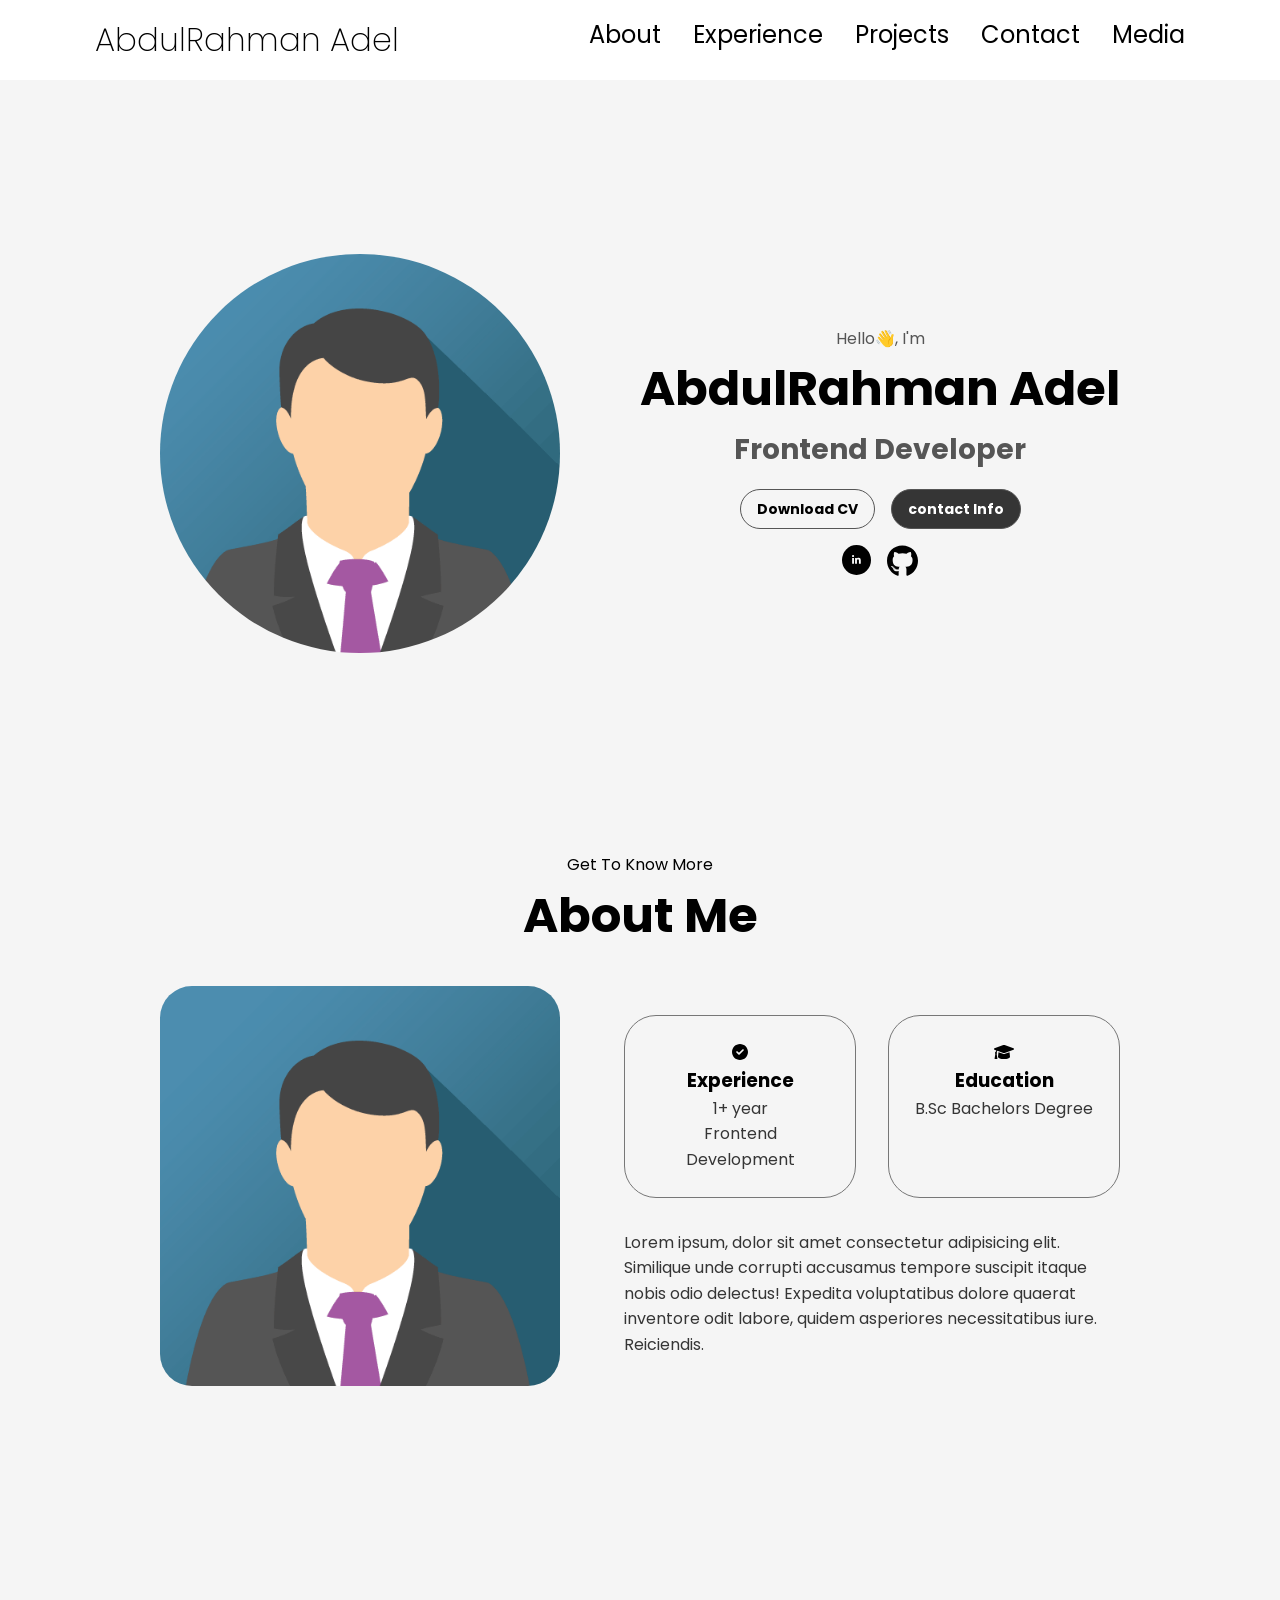
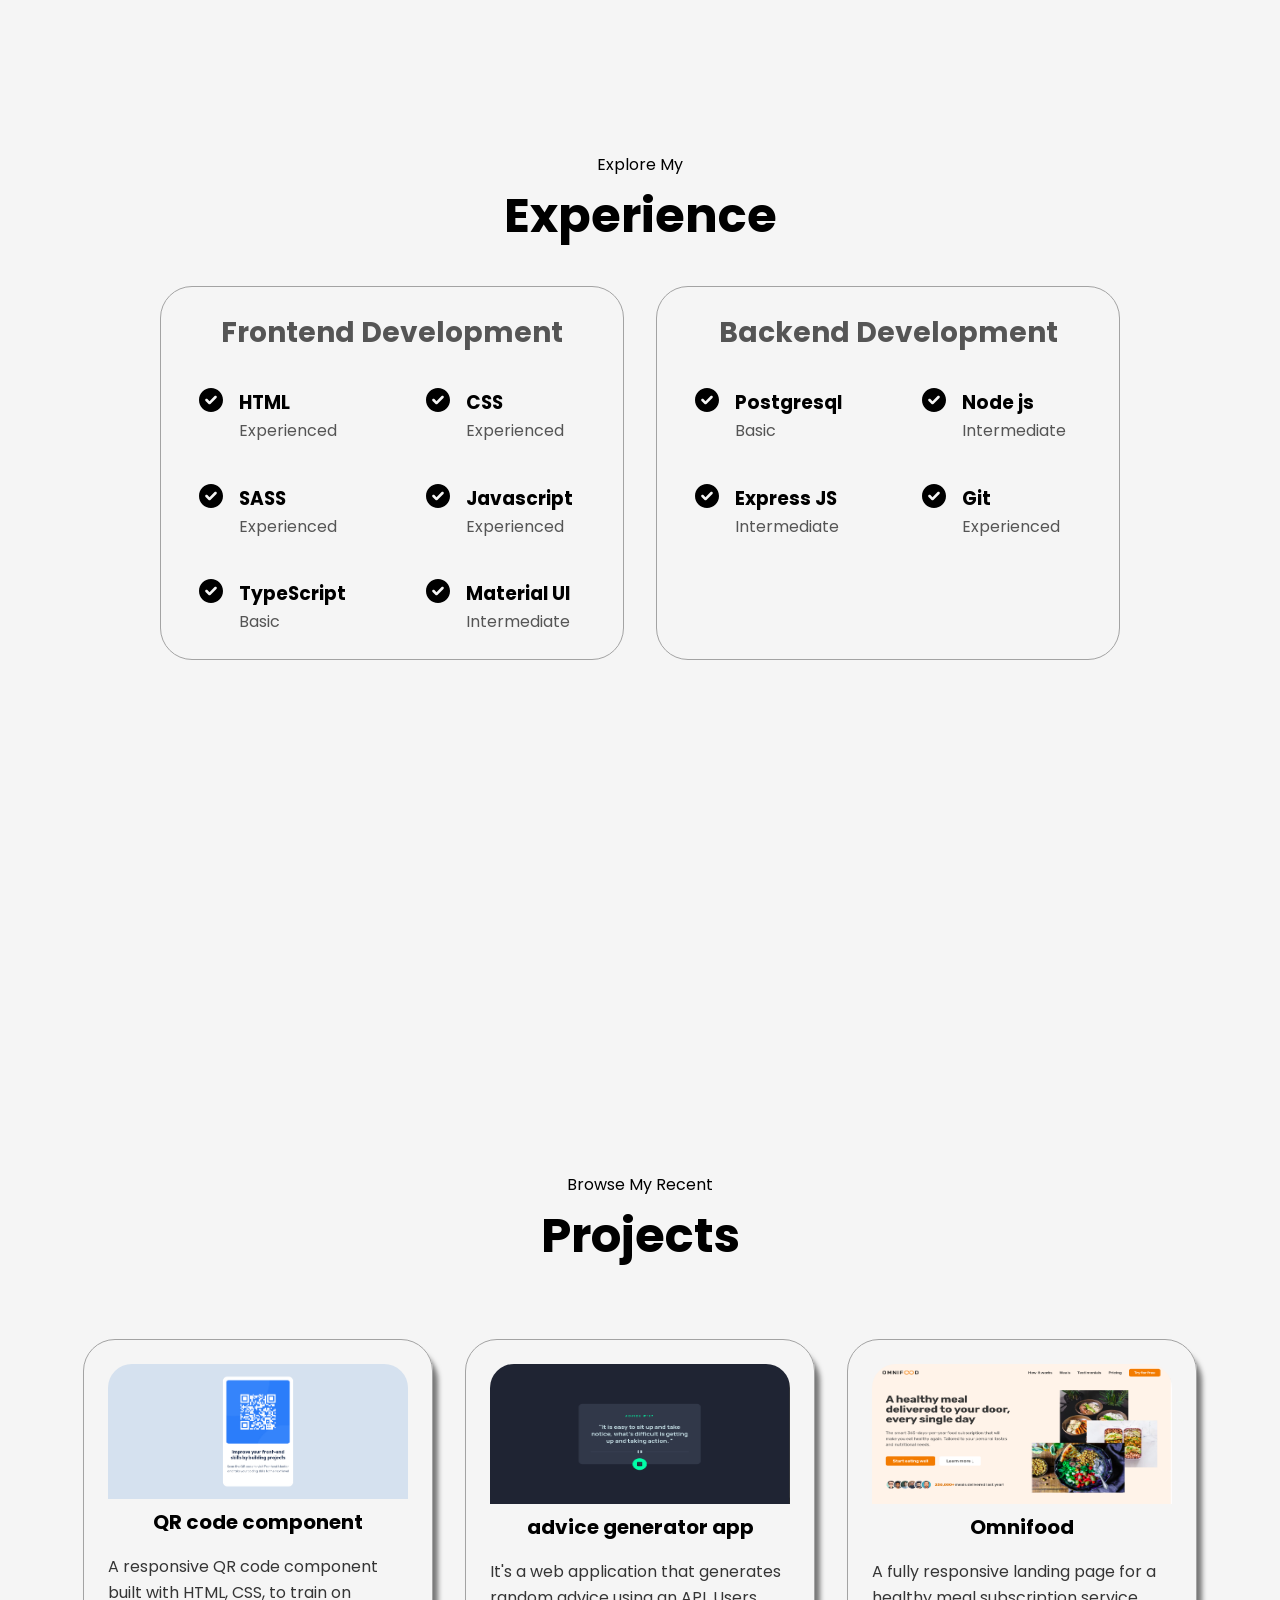
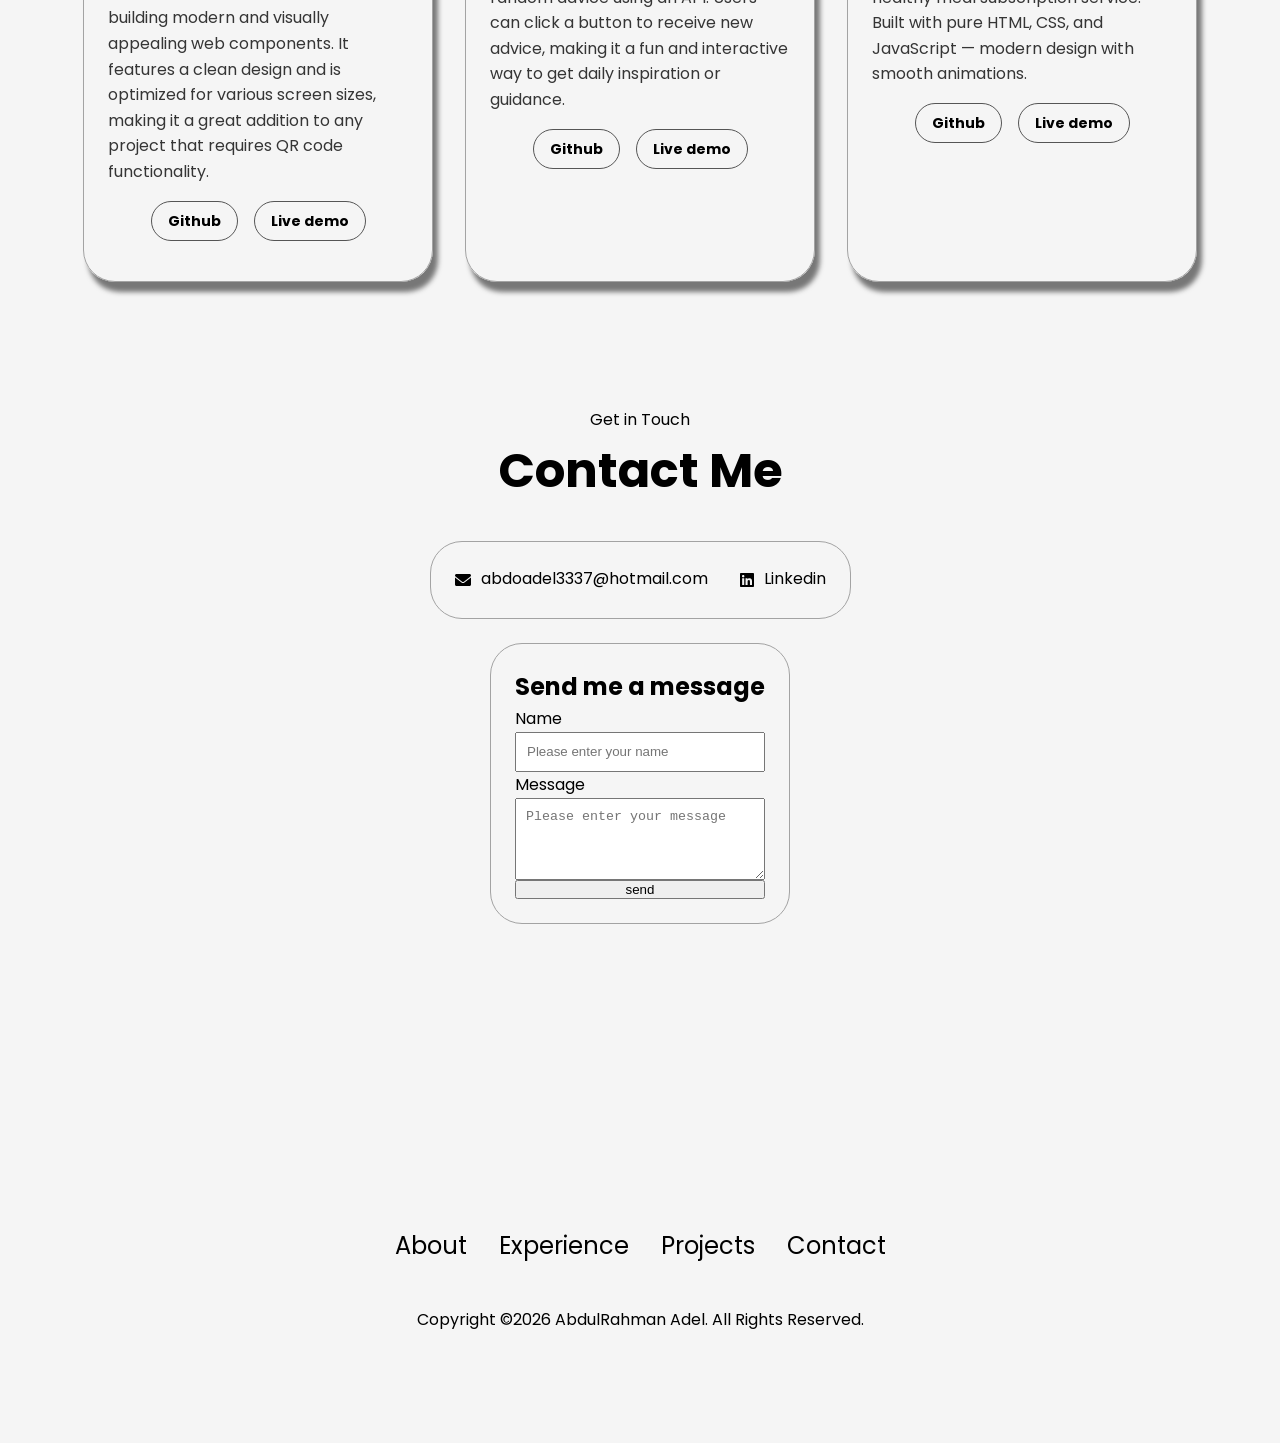
<file: index.html>
<!doctype html>
<html lang="en">
  <head>
    <meta charset="UTF-8" />
    <meta name="viewport" content="width=device-width, initial-scale=1.0" />
    <title>Portfolio</title>
    <link rel="stylesheet" href="./css/all.min.css" />
    <link rel="stylesheet" href="./style.css" />
    <link rel="stylesheet" href="./mediaquires.css" />
  </head>
  <body>
    <header id="my-header">
      <h1>AbdulRahman Adel</h1>
      <nav id="nav-bar">
        <ul>
          <li><a href="#">About</a></li>
          <li><a href="#">Experience</a></li>
          <li><a href="#projects">Projects</a></li>
          <li><a href="#contact-me">Contact</a></li>
          <li><a href="./media.html" target="_blank">Media</a></li>
        </ul>
      </nav>
      <nav id="nav-bar-mobile">
        <div id="hamburger-icon">
          <i id="open-icon" class="fa-solid fa-bars"></i>
          <i id="close-icon" class="fa-solid fa-x"></i>
        </div>
        <ul id="nav-list-mobile">
          <li><a href="#">About</a></li>
          <li><a href="#">Experience</a></li>
          <li><a href="#projects">Projects</a></li>
          <li><a href="#contact-me">Contact</a></li>
        </ul>
      </nav>
    </header>

    <main>
      <section id="hero-sec">
        <div class="image-cont">
          <img src="./img_avatar.png" alt="this is my pic" />
        </div>
        <div class="info-cont">
          <p>Hello👋, I'm</p>
          <h2>AbdulRahman Adel</h2>
          <h3>Frontend Developer</h3>
          <div class="btns-cont">
            <a id="cv-btn" href="./resume.pdf" target="_blank">Download CV</a>
            <a id="contact-btn" href="#contact-me">contact Info</a>
          </div>
          <div class="social-cont">
            <a
              href="https://www.linkedin.com/in/abdul-rahmanadel/"
              target="_blank"
            >
              <i class="fa-brands fa-linkedin-in"></i>
            </a>
            <a href="https://github.com/mrK-infosec/mrK-infosec/">
              <i class="fa-brands fa-github"></i>
            </a>
          </div>
        </div>
      </section>

      <section id="about-me">
        <div class="section-head">
          <p>Get To Know More</p>
          <h2>About Me</h2>
        </div>

        <div class="about-body">
          <div class="about-img-cont">
            <img src="./img_avatar.png" alt="this is a pic" />
          </div>

          <div class="about-info-cont">
            <div class="card-container">
              <div class="card-box">
                <i class="fa-solid fa-circle-check"></i>
                <h3>Experience</h3>
                <p>1+ year</p>
                <p>Frontend Development</p>
              </div>

              <div class="card-box">
                <i class="fa-solid fa-graduation-cap"></i>
                <h3>Education</h3>
                <p>B.Sc Bachelors Degree</p>
              </div>
            </div>

            <p>
              Lorem ipsum, dolor sit amet consectetur adipisicing elit.
              Similique unde corrupti accusamus tempore suscipit itaque nobis
              odio delectus! Expedita voluptatibus dolore quaerat inventore odit
              labore, quidem asperiores necessitatibus iure. Reiciendis.
            </p>
          </div>
        </div>
      </section>

      <section id="experience">
        <div class="section-head">
          <p>Explore My</p>
          <h2>Experience</h2>
        </div>

        <div id="stacks-cont">
          <!-- from data.js -->
        </div>
      </section>

      <section id="projects">
        <div class="section-head">
          <p>Browse My Recent</p>
          <h2>Projects</h2>
        </div>

        <div class="cards" id="project-cards"></div>
        <button class="show-more">Show more</button>
      </section>

      <section id="contact-me">
        <div class="section-head">
          <p>Get in Touch</p>
          <h2>Contact Me</h2>
        </div>

        <div class="contact-cont">
          <div class="contact-item">
            <i class="fa-solid fa-envelope"></i>
            <a href="email:abdoadel3337@hotmail.com"
              >abdoadel3337@hotmail.com</a
            >
          </div>
          <div class="contact-item">
            <i class="fa-brands fa-linkedin"></i>
            <a href="https://www.linkedin.com/in/abdul-rahmanadel/">Linkedin</a>
          </div>
          <!-- <input
            id="email-input"
            type="text"
            name="email"
            id="email"
            placeholder="Enter your email"
          />
          <p id="input-stat">status of input</p> -->
        </div>

        <form class="form-cont">
          <h2>Send me a message</h2>
          <label for="name"> Name </label>
          <input
            type="text"
            id="name"
            name="name"
            placeholder="Please enter your name"
          />
          <label for="message">Message</label>
          <textarea
            type="text"
            id="message"
            name="message"
            placeholder="Please enter your message"
            rows="4"
          ></textarea>
          <button type="submit">send</button>
        </form>
      </section>
    </main>

    <footer>
      <nav id="nav-bar">
        <ul>
          <li><a href="#">About</a></li>
          <li><a href="#">Experience</a></li>
          <li><a href="#projects">Projects</a></li>
          <li><a href="#contact-me">Contact</a></li>
        </ul>
      </nav>
      <p>Copyright ©2026 AbdulRahman Adel. All Rights Reserved.</p>
    </footer>

    <script src="./js/all.min.js"></script>
    <script src="./data.js"></script>
    <script src="./main.js"></script>
    <!-- <script src="./playground.js"></script> -->
  </body>
</html>
</file>
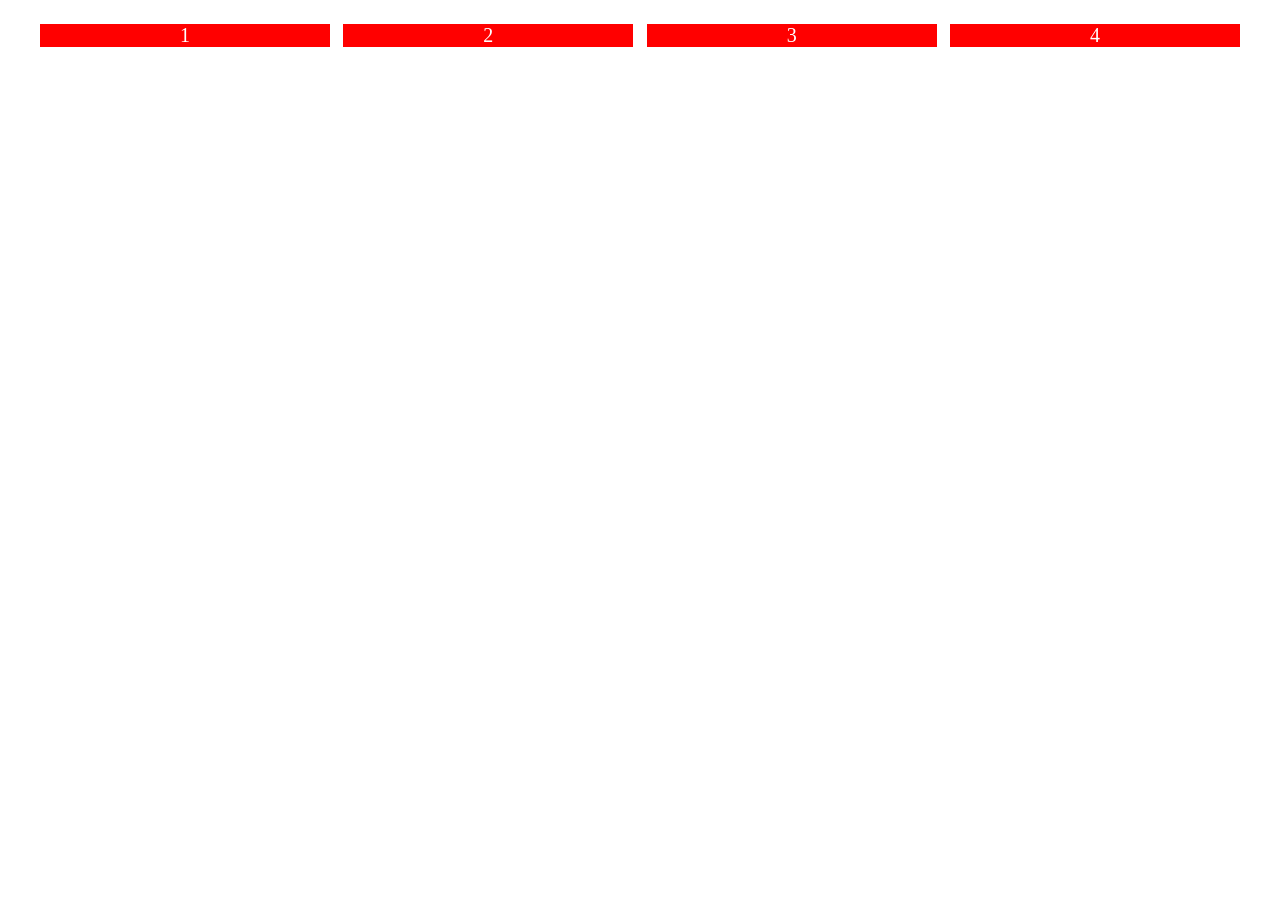
<file: media.html>
<!DOCTYPE html>
<html lang="en">
  <head>
    <meta charset="UTF-8" />
    <title>CSS</title>
    <link rel="stylesheet" href="css/master.css" />
  </head>
  <body>
    <div class="parent">
      <div>1</div>
      <div>2</div>
      <div>3</div>
      <div>4</div>
    </div>
  </body>
</html>
</file>
<file: style.css>
@import url("https://fonts.googleapis.com/css2?family=Poppins:wght@300;400;500;600&display=swap");


* {
  box-sizing: border-box;
  margin: 0;
  padding: 0;
  scroll-behavior: smooth;
}


/* ======== Global Start ============ */
.hidden {
  display: none;
}

a {
  text-decoration: none;
  color: inherit;
  transition: all 300ms ease-in;
}

body {
  background-color: #f5f5f5;
  color: #000;
  font-family: "Poppins", sans-serif;
  font-size: 16px;
  line-height: 1.6;
}

.section-head {
  display: flex;
  flex-direction: column;
  align-items: center;
  width: 100%;
  margin-bottom: 2rem;
}

.section-head h2 {
  font-size: 3rem;
}


/* ======== Global End ============ */
main {
  padding-top: 80px;
}

#my-header {
  display: flex;
  justify-content: space-around;
  align-items: center;
  height: 80px;
  position: fixed;
  width: 100vw;
  background-color: #fff;
}

#my-header h1 {
  font-size: 2rem;
  font-weight: 200;
}

#hamburger-icon {
  cursor: pointer;
}

#nav-bar {
  display: flex;
  align-items: center;
}

#nav-bar-mobile {
  display: none;
}

#nav-bar-mobile svg {
  font-size: 32px;
}

#nav-bar-mobile ul li {
  list-style-type: none;
  color: #353535;
  font-size: 24px;
}

#nav-bar-mobile ul li:hover {
  color: #0b8dad;
}

#nav-bar ul {
  width: 100%;
  display: flex;
  justify-content: space-between;
  list-style-type: none;
  font-size: 1.5rem;
  gap: 2rem;
}

#nav-bar ul li:hover a {
  color: #777;
}

#nav-bar ul li {
  padding-bottom: calc(0.5rem);
  border-bottom: 2px solid transparent;
}

#nav-bar ul li:hover {
  border-bottom: 2px solid #777;
}

/*============= Hero Start ===========*/

#hero-sec {
  display: flex;
  justify-content: center;
  align-items: center;
  gap: 5rem;
  height: 83vh;
}

.image-cont {
  width: 400px;
  height: 400px;
}

.image-cont img {
  width: 100%;
  border-radius: 50%;
}

.info-cont {
  display: flex;
  align-items: center;
  flex-direction: column;
}


.info-cont p {
  color: #555;
}

.info-cont h2 {
  font-size: 3rem;
}

.info-cont h3 {
  font-size: 1.75rem;
  color: #555;
}

.btns-cont {
  display: flex;
  gap: 1rem;
  margin-top: 1rem;
  margin-bottom: 1rem;
}

.btns-cont a {
  border: 1px solid #555;
  border-radius: 2rem;
  padding: 0.5rem 1rem;
  font-size: 14px;
  font-weight: bold;
}

#cv-btn:hover {
  background-color: #353535;
  color: #FFF;
}

#contact-btn {
  background-color: #353535;
  color: #FFF;
}

#contact-btn:hover {
  background-color: #000;
}

.social-cont {
  display: flex;
  gap: 1rem;
}

.social-cont a svg {
  font-size: 32px;
}

.social-cont a svg.fa-linkedin-in {
  color: #fff;
  background-color: #000;
  font-size: 10px;
  border-radius: 50%;
  padding: 10px;
}

/*=============== Start About me Sec ===============*/

#about-me {
  display: flex;
  flex-direction: column;
  align-items: center;
  min-height: 100vh;
  margin: 0 10rem;
  padding-top: 25px;
}

#about-me .about-body {
  display: flex;
  gap: 4rem;
}



#about-me .about-img-cont {
  width: 400px;
  height: 400px;
}

#about-me .about-img-cont img {
  width: -webkit-fill-available;
  border-radius: 2rem;
}

#about-me .card-container {
  display: flex;
  gap: 2rem;
}

#about-me .card-container .card-box {
  flex: 1;
  border: 1px solid #777;
  border-radius: 2rem;
  text-align: center;
  padding: 1.5rem;
}

#about-me .about-info-cont {
  display: flex;
  flex-direction: column;
  justify-content: center;
  gap: 2rem;
}


#about-me .about-info-cont p {
  color: #353535;
}



/*=============== Start experience Sec ===============*/
#experience {
  min-height: 100vh;
  padding: 0 10rem;
  padding-top: 25px;
}

#experience #stacks-cont {
  display: flex;
  justify-content: center;
  gap: 2rem;
  margin-top: 2rem;
  margin-bottom: 2rem;
}

#experience #stacks-cont .stack-card {
  display: flex;
  flex: 1;
  align-items: center;
  flex-direction: column;
  border: 1px solid #a3a3a3;
  border-radius: 2rem;
  padding: 1.5rem;
}

#experience #stacks-cont .stack-card .stack-title {
  color: #555;
  font-size: 1.75rem;
  margin-bottom: 2rem;
  text-align: center;
}


#experience #stacks-cont .stack-card .tools-cont {
  display: flex;
  flex-wrap: wrap;
  justify-content: space-around;
  gap: 2.5rem;
}


#experience #stacks-cont .stack-card .tools-cont .tool-box {
  display: flex;
  gap: 1rem;
  width: 160px;
}

.tools-cont .tool-box svg {
  font-size: 24px;
}

.tools-cont .tool-box h4 {
  font-size: 1.17em;
}

.tools-cont .tool-box p {
  color: #555;
}


/* ==== projects =======  */

#projects {
  padding-top: 100px;
  min-height: 100vh;
  display: flex;
  flex-direction: column;
  justify-content: center;
  align-items: center;
  gap: 2rem;
}

.cards {
  display: flex;
  justify-content: center;
  gap: 2rem;
  flex-wrap: wrap;
}

#projects .show-more {
  all: unset;
  width: 200px;
  height: 50px;
  margin-top: 2rem;
  border-radius: 1.5rem;
  border: 1px solid #0b8dad;
  text-align: center;
  color: #0b8dad;
  transition: all 0.5 ease-in-out;
  cursor: pointer;
}

#projects .show-more:hover {
  background-color: #0b8dad;
  color: #FFF;
}


.cards .card {
  width: 350px;
  padding: 1.5rem;
  border: 1px solid #a3a3a3;
  border-radius: 2rem;
  box-shadow: 5px 10px 5px #777;
}

.cards .card img {
  width: 100%;
  max-height: 140px;
  border-radius: 1.5rem 1.5rem 0 0;
}

.cards .card h3 {
  font-size: 1.25rem;
  text-align: center;
  margin-bottom: 1rem;
}

.cards .card p {
  color: #353535;
}

.cards .card .btns-cont {
  display: flex;
  justify-content: center;
}


/* ========= Contact me =========== */

#contact-me {
  display: flex;
  flex-direction: column;
  align-items: center;
  height: 100vh;
  padding-top: 100px;
  padding: 5rem;

}

#contact-me .contact-cont {
  display: flex;
  gap: 2rem;
  border: 1px solid #a3a3a3;
  border-radius: 2rem;
  padding: 1.5rem;
  flex-wrap: wrap;
  justify-content: center;
}

#contact-me .contact-cont .contact-item {
  display: flex;
  justify-content: center;
  align-items: center;
  gap: 10px;
}

#contact-me .contact-cont .contact-item a {
  border-bottom: 2px solid transparent;
}

#contact-me .contact-cont .contact-item:hover a {
  color: #555;
  border-bottom: 1px solid #555;
}


#contact-me .form-cont {
  display: flex;
  flex-direction: column;
  border: 1px solid #a3a3a3;
  border-radius: 2rem;
  padding: 1.5rem;
  margin: 1.5rem 0;
}

#contact-me .form-cont input {
  height: 40px;
  padding: 10px;
}

#contact-me .form-cont textarea {
  padding: 10px;
}




/* ====== Footer ======== */

footer {
  height: 24vh;
  display: flex;
  flex-direction: column;
  align-items: center;
  gap: 2rem;
}
</file>
<file: mediaquires.css>
@media (max-width: 1180px) {

  #experience #stacks-cont {
    flex-direction: column;
  }

  #experience #stacks-cont .stack-card .tools-cont {
    justify-content: center;
  }

}


/* Tablet */
@media (max-width: 778px) {
  html {
    font-size: 10px;
  }

  .section-head h2 {
    font-size: 2rem;
  }

  #nav-bar {
    display: none;
  }

  #nav-bar-mobile {
    display: flex;
  }

  #nav-list-mobile {
    display: none;
    flex-direction: column;
    background: rgba(256, 256, 256, 0.75);
    backdrop-filter: blur(5px);
    justify-content: space-around;
    align-items: center;
    position: fixed;
    width: 100vw;
    height: calc(100vh - 80px);
    top: 80px;
    left: 0;
  }

  #hamburger-icon #close-icon {
    display: none;
    color: #f13232;
  }

  #hamburger-icon.open #open-icon {
    display: none;
  }

  #hamburger-icon.open #close-icon {
    display: flex;
  }


  #nav-list-mobile.open {
    display: flex;
  }



  #hero-sec {
    flex-direction: column;
    gap: 3rem;
  }

  .image-cont {
    width: 200px;
    height: 200px;
  }

  .info-cont {
    gap: 1.5rem;
  }



  /* Start About me section */

  #about-me {
    margin: 2rem 3rem;
  }

  #about-me .about-body {
    flex-direction: column;
    align-items: center;
  }


  #about-me .about-img-cont {
    width: 270px;
    height: 270px;
  }

  #experience {
    padding: 0 3rem;
    padding-top: 25px;
  }

}



/* mobile */
@media (max-width: 320px) {



  .image-cont {
    width: 150px;
    height: 150px;
  }



  #contact-me {
    padding: 2rem;

  }

}

@media print {
  .image-cont {
    display: none;
  }


}
</file>
<file: css/master.css>
/*
  Media Queries
  Responsive Design
*/

* {
  box-sizing: border-box;
  margin: 0;
}

.parent {
  display: flex;
  width: 1200px;
  justify-content: space-between;
  flex-wrap: wrap;
  margin: 24px auto;
}

.parent>div {
  background-color: red;
  color: white;
  text-align: center;
  font-size: 20px;
  width: 290px;
}





































/* 
@media print {
  .parent>div {
    font-size: 100px;
  }
}

@media print {
  .parent>div:first-child {
    display: none;
  }
}

@media (min-width: 1400px) {
  .parent>div {
    background-color: blue;
  }
}

@media (min-width: 1000px) and (max-width: 1400px) {
  .parent>div {
    background-color: blue;
  }
} */
</file>
